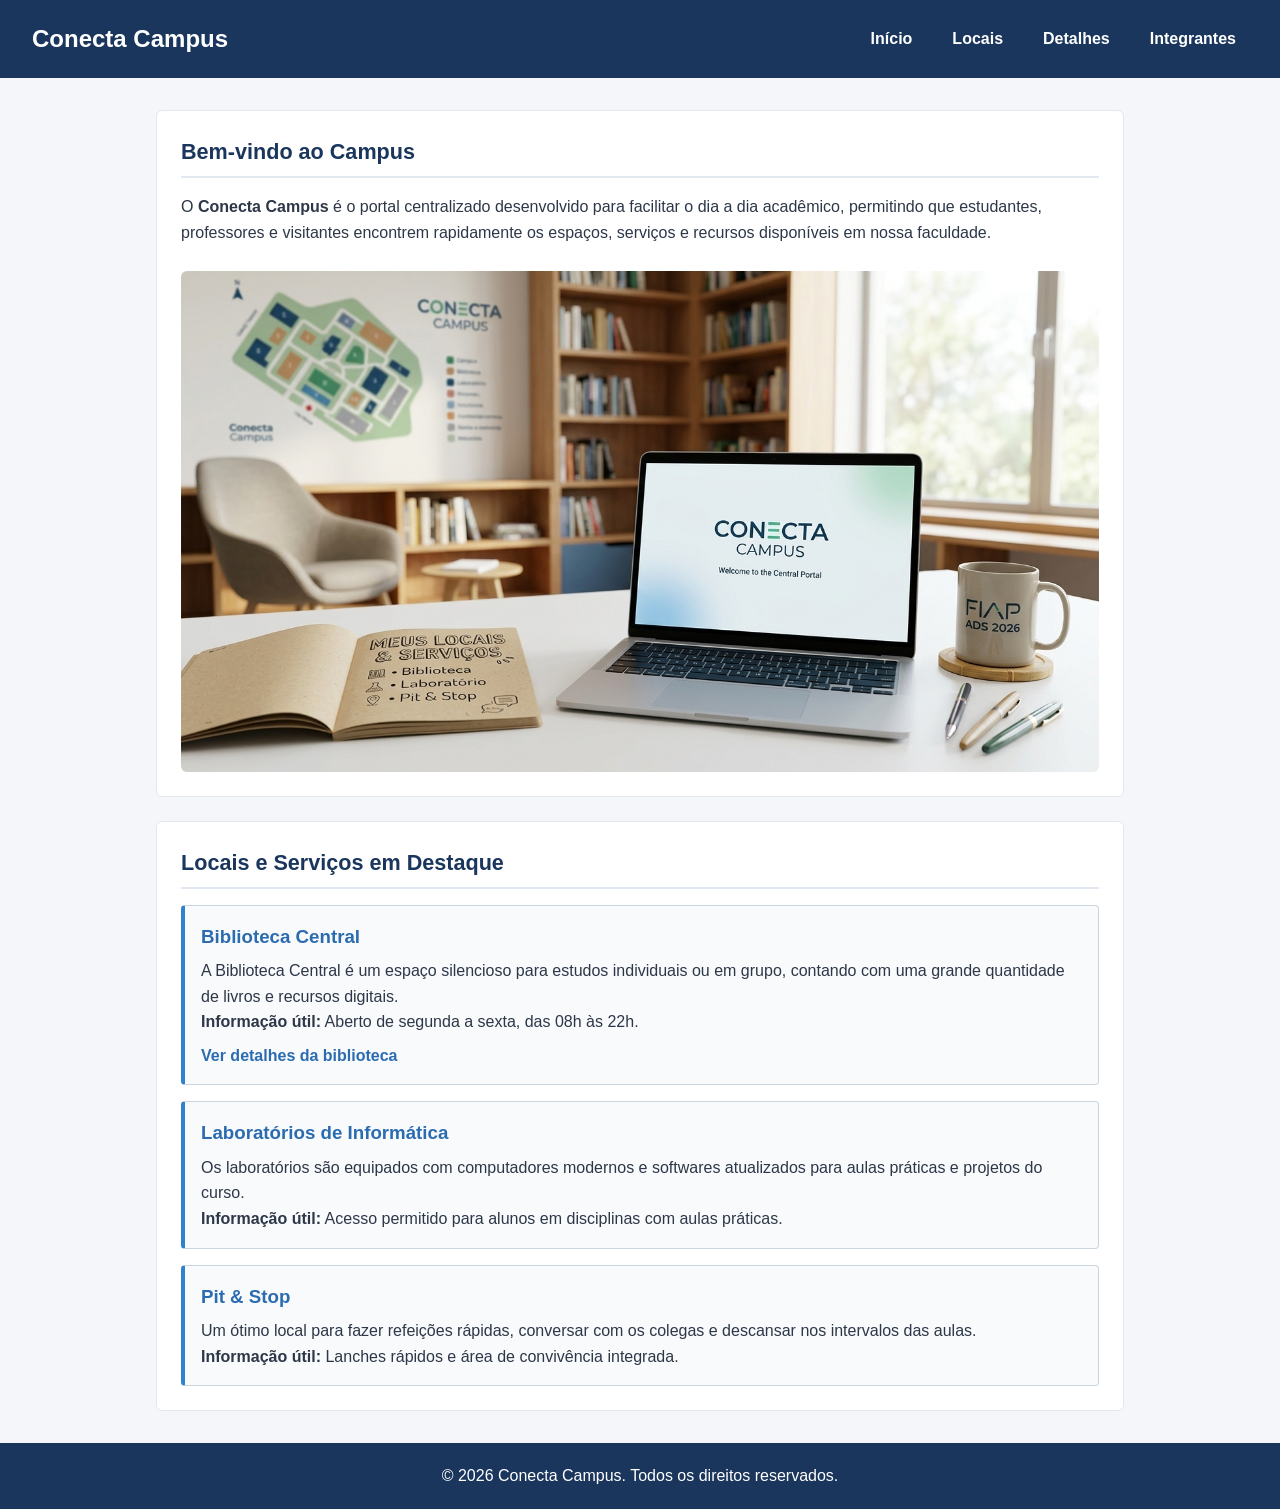
<file: index.html>
<!--
INTEGRANTES DO GRUPO
RM576788-DAVID PUCINELLI
RM575754-ENZO FUKIMOTO
RM576768-LUIZ FELIPE
RM575557-MARCOS PAULO
-->
<!DOCTYPE html>
<html lang="pt-BR">
<head>
    <meta charset="UTF-8">
    <meta name="viewport" content="width=device-width, initial-scale=1.0">
    <title>Início - Conecta Campus</title>
    <link rel="stylesheet" href="css/style.css">
</head>
<body>

    <!-- Cabeçalho principal -->
    <header>
        <h1>Conecta Campus</h1>
        <nav>
            <ul>
                <li><a href="./index.html">Início</a></li>
                <li><a href="./paginas/locais.html">Locais</a></li>
                <li><a href="./paginas/detalhes.html">Detalhes</a></li>
                <li><a href="./paginas/integrantes.html">Integrantes</a></li>
            </ul>
        </nav>
    </header>

    <!-- Conteúdo principal -->
    <main>
        <!-- Apresentação do portal -->
        <section>
            <h2>Bem-vindo ao Campus</h2>
            <p>O <strong>Conecta Campus</strong> é o portal centralizado desenvolvido para facilitar o dia a dia acadêmico, permitindo que estudantes, professores e visitantes encontrem rapidamente os espaços, serviços e recursos disponíveis em nossa faculdade.</p>
            <br>
            <img src="img/home.jpeg" alt="Vista do campus universitário com áreas verdes e prédios acadêmicos">
        </section>

        <!-- Destaques do campus -->
        <section>
            <h2>Locais e Serviços em Destaque</h2>
            
            <article>
                <h3>Biblioteca Central</h3>
                <p>A Biblioteca Central é um espaço silencioso para estudos individuais ou em grupo, contando com uma grande quantidade de livros e recursos digitais.</p>
                <p><strong>Informação útil:</strong> Aberto de segunda a sexta, das 08h às 22h.</p>
                <a href="./paginas/detalhes.html">Ver detalhes da biblioteca</a>
            </article>

            <article>
                <h3>Laboratórios de Informática</h3>
                <p>Os laboratórios são equipados com computadores modernos e softwares atualizados para aulas práticas e projetos do curso.</p>
                <p><strong>Informação útil:</strong> Acesso permitido para alunos em disciplinas com aulas práticas.</p>
            </article>

            <article>
                <h3>Pit & Stop</h3>
                <p>Um ótimo local para fazer refeições rápidas, conversar com os colegas e descansar nos intervalos das aulas.</p>
                <p><strong>Informação útil:</strong> Lanches rápidos e área de convivência integrada.</p>
            </article>
        </section>
    </main>

    <!-- Rodapé -->
    <footer>
        <p>&copy; 2026 Conecta Campus. Todos os direitos reservados.</p>
    </footer>

</body>
</html>
</file>
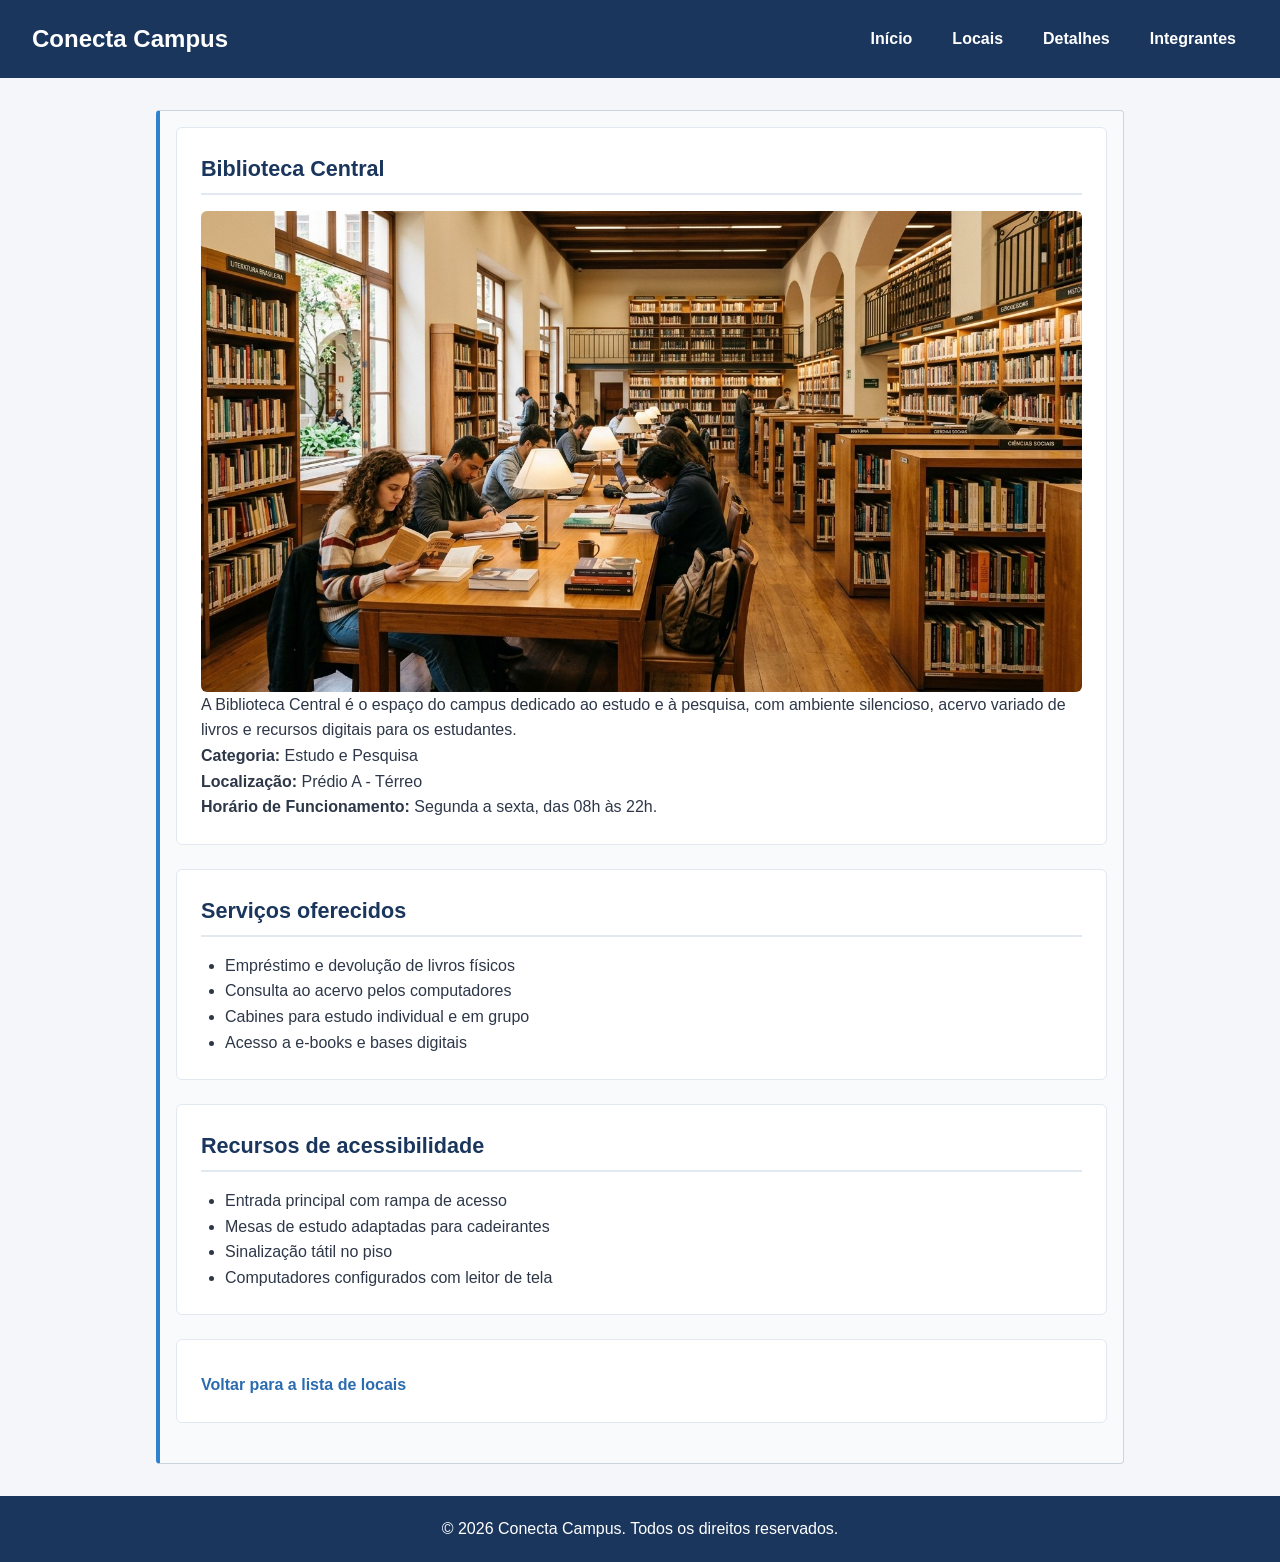
<file: paginas/detalhes.html>
<!--
INTEGRANTES DO GRUPO
RM576788-DAVID PUCINELLI
RM575754-ENZO FUKIMOTO
RM576768-LUIZ FELIPE
RM575557-MARCOS PAULO
-->
<!DOCTYPE html>
<html lang="pt-BR">
<head>
    <meta charset="UTF-8">
    <meta name="viewport" content="width=device-width, initial-scale=1.0">
    <title>Detalhes da Biblioteca - Conecta Campus</title>
    <link rel="stylesheet" href="../css/style.css">
</head>
<body>

    <!-- Cabeçalho -->
    <header>
        <h1>Conecta Campus</h1>
        <nav>
            <ul>
                <li><a href="../index.html">Início</a></li>
                <li><a href="./locais.html">Locais</a></li>
                <li><a href="./detalhes.html">Detalhes</a></li>
                <li><a href="./integrantes.html">Integrantes</a></li>
            </ul>
        </nav>
    </header>

    <main>
        <article>
            <!-- Sobre o local -->
            <section>
                <h2>Biblioteca Central</h2>
                <img src="../img/biblioteca.jpg" alt="Interior da Biblioteca Central com estantes de livros e mesas de estudo">
                <p>A Biblioteca Central é o espaço do campus dedicado ao estudo e à pesquisa, com ambiente silencioso, acervo variado de livros e recursos digitais para os estudantes.</p>
                <p><strong>Categoria:</strong> Estudo e Pesquisa</p>
                <p><strong>Localização:</strong> Prédio A - Térreo</p>
                <p><strong>Horário de Funcionamento:</strong> Segunda a sexta, das 08h às 22h.</p>
            </section>

            <!-- Serviços oferecidos -->
            <section>
                <h2>Serviços oferecidos</h2>
                <ul>
                    <li>Empréstimo e devolução de livros físicos</li>
                    <li>Consulta ao acervo pelos computadores</li>
                    <li>Cabines para estudo individual e em grupo</li>
                    <li>Acesso a e-books e bases digitais</li>
                </ul>
            </section>

            <!-- Recursos de acessibilidade -->
            <section>
                <h2>Recursos de acessibilidade</h2>
                <ul>
                    <li>Entrada principal com rampa de acesso</li>
                    <li>Mesas de estudo adaptadas para cadeirantes</li>
                    <li>Sinalização tátil no piso</li>
                    <li>Computadores configurados com leitor de tela</li>
                </ul>
            </section>

            <!-- Voltar -->
            <section>
                <p><a href="./locais.html">Voltar para a lista de locais</a></p>
            </section>
        </article>
    </main>

    <!-- Rodapé -->
    <footer>
        <p>&copy; 2026 Conecta Campus. Todos os direitos reservados.</p>
    </footer>

</body>
</html>
</file>
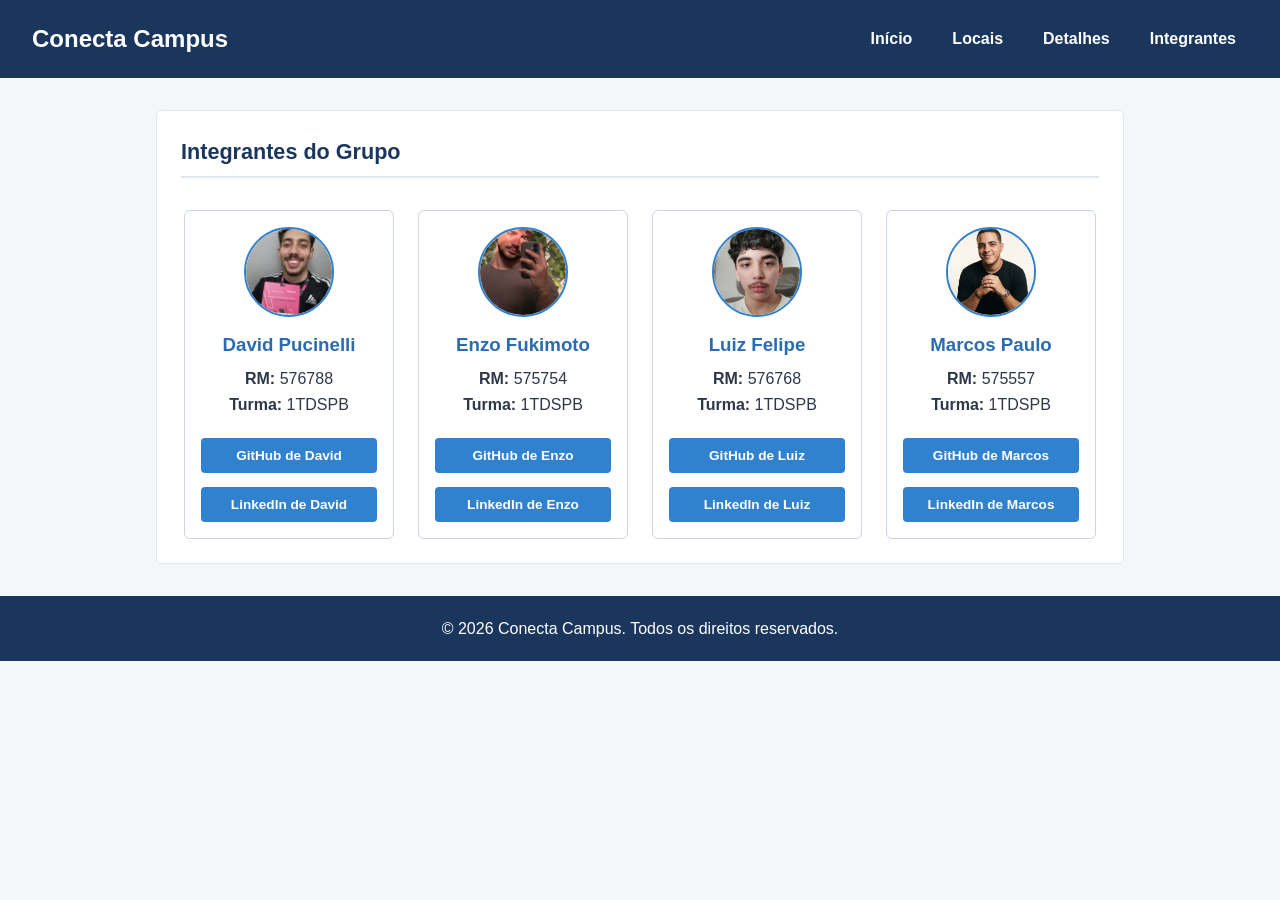
<file: paginas/integrantes.html>
<!--
INTEGRANTES DO GRUPO
RM576788-DAVID PUCINELLI
RM575754-ENZO FUKIMOTO
RM576768-LUIZ FELIPE
RM575557-MARCOS PAULO
-->
<!DOCTYPE html>
<html lang="pt-BR">
<head>
    <meta charset="UTF-8">
    <meta name="viewport" content="width=device-width, initial-scale=1.0">
    <title>Integrantes - Conecta Campus</title>
    <link rel="stylesheet" href="../css/style.css">
</head>
<body>

    <!-- Cabeçalho com Navegação -->
    <header>
        <h1>Conecta Campus</h1>
        <nav>
            <ul>
                <li><a href="../index.html">Início</a></li>
                <li><a href="./locais.html">Locais</a></li>
                <li><a href="./detalhes.html">Detalhes</a></li>
                <li><a href="./integrantes.html">Integrantes</a></li>
            </ul>
        </nav>
    </header>

    <!-- Conteúdo Principal -->
    <main>
        <section>
            <h2>Integrantes do Grupo</h2>
            
            <div class="cards-grid">
                
                <!-- Integrante 1 -->
                <article class="card-member">
                    <img src="../img/DavidPucinelli.jpeg" alt="Foto de David Pucinelli" class="member-photo">
                    <h3>David Pucinelli</h3>
                    <p><strong>RM:</strong> 576788</p>
                    <p><strong>Turma:</strong> 1TDSPB</p>
                    <div class="social-links">
                        <a href="https://github.com/DavidPucinelli" target="_blank" rel="noopener noreferrer">GitHub de David</a>
                        <a href="https://www.linkedin.com/in/david-pucinelli-b326a9257/" target="_blank" rel="noopener noreferrer">LinkedIn de David</a>
                    </div>
                </article>

                <!-- Integrante 2 -->
                <article class="card-member">
                    <img src="../img/Enzo.jpg" alt="Foto de Enzo Fukimoto" class="member-photo">
                    <h3>Enzo Fukimoto</h3>
                    <p><strong>RM:</strong> 575754</p>
                    <p><strong>Turma:</strong> 1TDSPB</p>
                    <div class="social-links">
                        <a href="https://github.com/Enzofukimoto" target="_blank" rel="noopener noreferrer">GitHub de Enzo</a>
                        <a href="https://www.linkedin.com/in/enzo-c%C3%A2mara-a691b8318/" target="_blank" rel="noopener noreferrer">LinkedIn de Enzo</a>
                    </div>
                </article>

                <!-- Integrante 3 -->
                <article class="card-member">
                    <img src="../img/Luiz.jpg" alt="Foto de Luiz Felipe" class="member-photo">
                    <h3>Luiz Felipe</h3>
                    <p><strong>RM:</strong> 576768</p>
                    <p><strong>Turma:</strong> 1TDSPB</p>
                    <div class="social-links">
                        <a href="https://github.com/luizfelipe-m" target="_blank" rel="noopener noreferrer">GitHub de Luiz</a>
                        <a href="https://www.linkedin.com/in/luiz-felipe-marques-gomes-036b90335/" target="_blank" rel="noopener noreferrer">LinkedIn de Luiz</a>
                    </div>
                </article>

                <!-- Integrante 4 -->
                <article class="card-member">
                    <img src="../img/Marcos.jpeg" alt="Foto de Marcos Paulo" class="member-photo">
                    <h3>Marcos Paulo</h3>
                    <p><strong>RM:</strong> 575557</p>
                    <p><strong>Turma:</strong> 1TDSPB</p>
                    <div class="social-links">
                        <a href="https://github.com/MarcosPaulo13" target="_blank" rel="noopener noreferrer">GitHub de Marcos</a>
                        <a href="https://www.linkedin.com/in/marcos-souza-50615b180/" target="_blank" rel="noopener noreferrer">LinkedIn de Marcos</a>
                    </div>
                </article>

            </div>
        </section>
    </main>

    <!-- Rodapé -->
    <footer>
        <p>&copy; 2026 Conecta Campus. Todos os direitos reservados.</p>
    </footer>

</body>
</html>
</file>
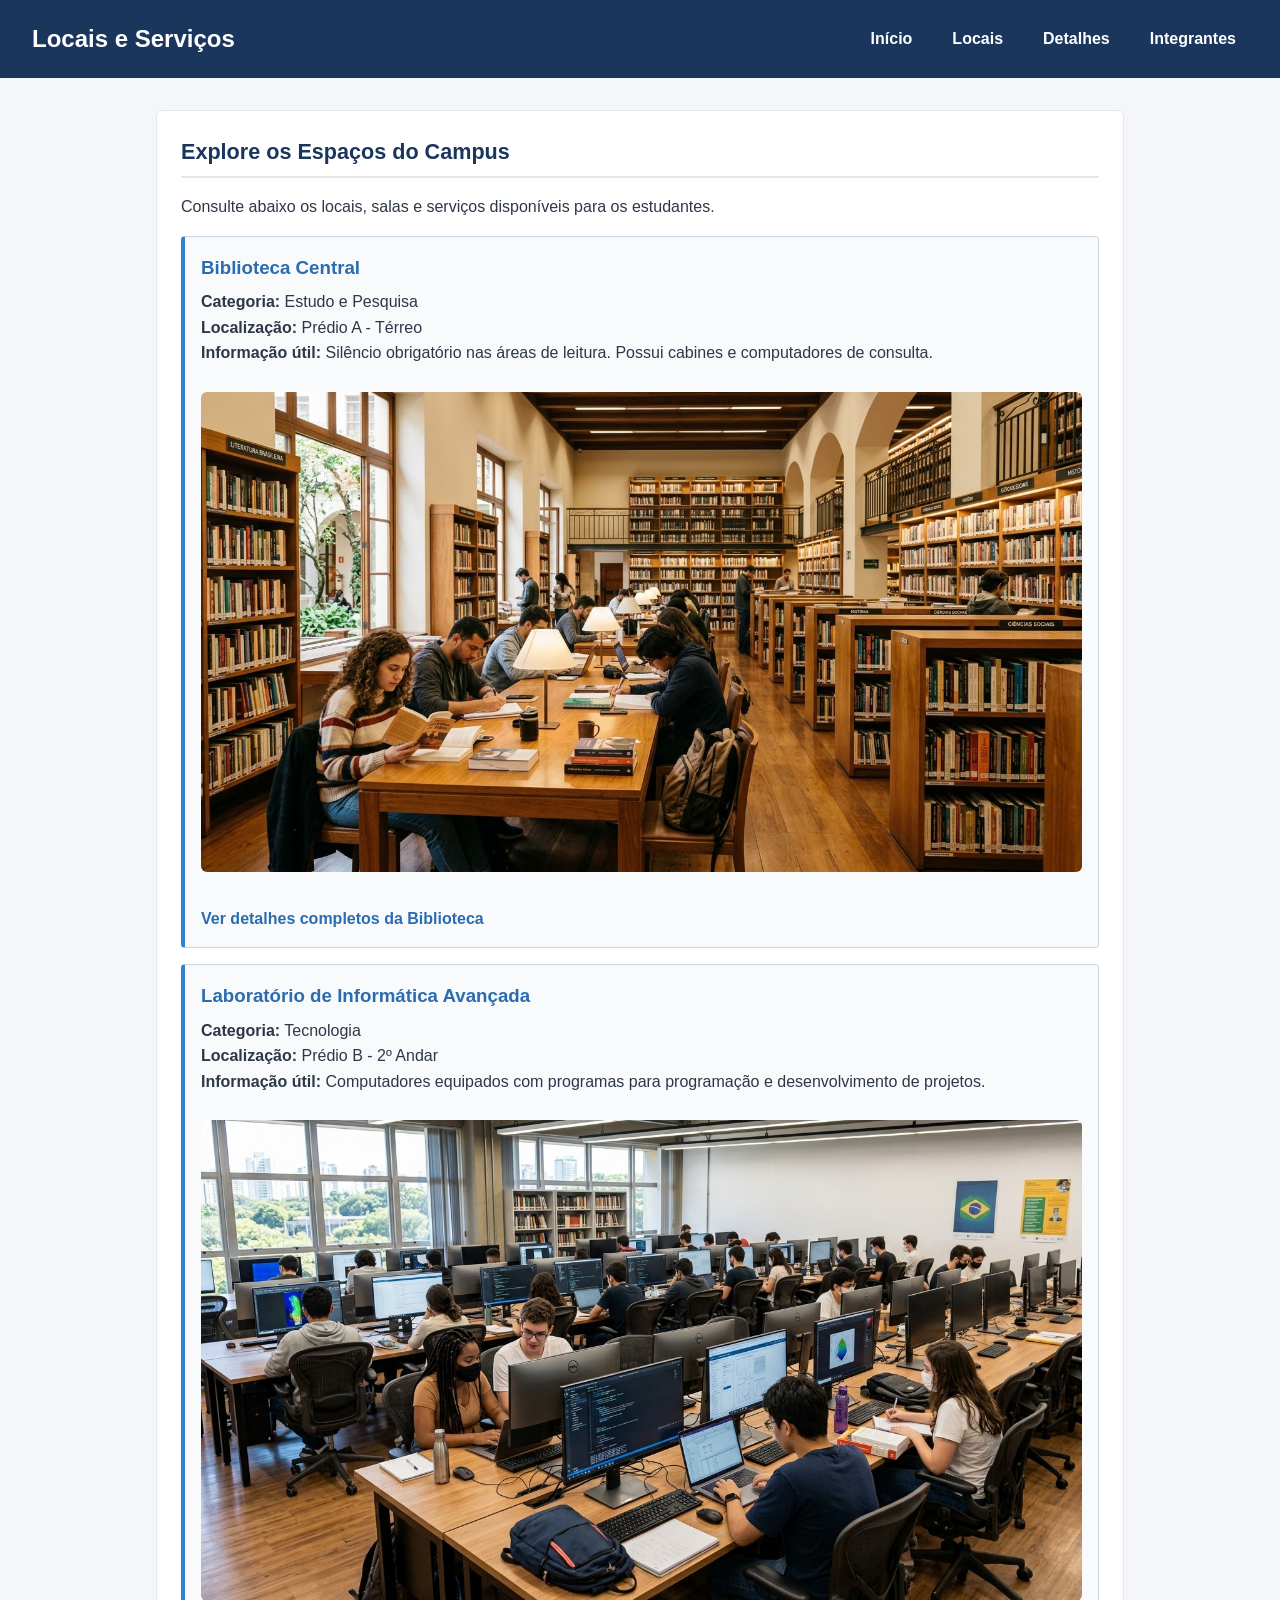
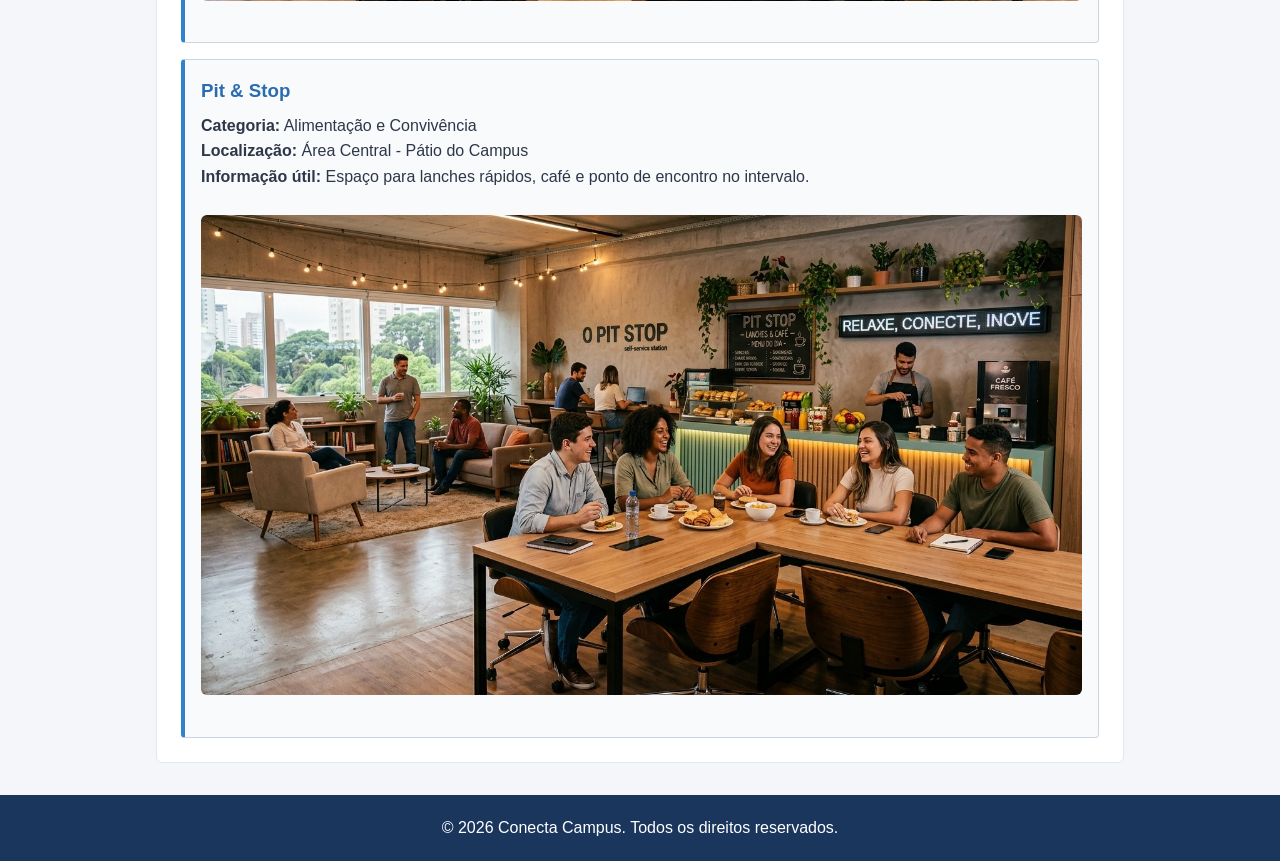
<file: paginas/locais.html>
<!--
INTEGRANTES DO GRUPO
RM576788-DAVID PUCINELLI
RM575754-ENZO FUKIMOTO
RM576768-LUIZ FELIPE
RM575557-MARCOS PAULO
-->
<!DOCTYPE html>
<html lang="pt-BR">
<head>
    <meta charset="UTF-8">
    <meta name="viewport" content="width=device-width, initial-scale=1.0">
    <title>Locais - Conecta Campus</title>
    <link rel="stylesheet" href="../css/style.css">
</head>
<body>

    <!-- Cabeçalho -->
    <header>
        <h1>Locais e Serviços</h1>
        <nav>
            <ul>
                <li><a href="../index.html">Início</a></li>
                <li><a href="./locais.html">Locais</a></li>
                <li><a href="./detalhes.html">Detalhes</a></li>
                <li><a href="./integrantes.html">Integrantes</a></li>
            </ul>
        </nav>
    </header>

    <!-- Lista de locais -->
    <main>
        <section>
            <h2>Explore os Espaços do Campus</h2>
            <p>Consulte abaixo os locais, salas e serviços disponíveis para os estudantes.</p>

            <article>
                <h3>Biblioteca Central</h3>
                <p><strong>Categoria:</strong> Estudo e Pesquisa</p>
                <p><strong>Localização:</strong> Prédio A - Térreo</p>
                <p><strong>Informação útil:</strong> Silêncio obrigatório nas áreas de leitura. Possui cabines e computadores de consulta.</p>
                <br>
                <img src="../img/biblioteca.jpg" alt="Interior da Biblioteca Central com estantes de livros e mesas de estudo">
                <br>
                <a href="./detalhes.html">Ver detalhes completos da Biblioteca</a>
            </article>

            <article>
                <h3>Laboratório de Informática Avançada</h3>
                <p><strong>Categoria:</strong> Tecnologia</p>
                <p><strong>Localização:</strong> Prédio B - 2º Andar</p>
                <p><strong>Informação útil:</strong> Computadores equipados com programas para programação e desenvolvimento de projetos.</p>
                <br>
                <img src="../img/laboratorio.jpg" alt="Alunos utilizando computadores no laboratório de informática">
                <br>
            </article>

            <article>
                <h3>Pit & Stop</h3>
                <p><strong>Categoria:</strong> Alimentação e Convivência</p>
                <p><strong>Localização:</strong> Área Central - Pátio do Campus</p>
                <p><strong>Informação útil:</strong> Espaço para lanches rápidos, café e ponto de encontro no intervalo.</p>
                <br>
                <img src="../img/pitstop.jpg" alt="Balcão de atendimento e mesas da lanchonete Pit e Stop">
                <br>
            </article>
        </section>
    </main>

    <!-- Rodapé -->
    <footer>
        <p>&copy; 2026 Conecta Campus. Todos os direitos reservados.</p>
    </footer>

</body>
</html>
</file>
<file: css/style.css>
/*
INTEGRANTES DO GRUPO
RM576788-DAVID PUCINELLI
RM575754-ENZO FUKIMOTO
RM576768-LUIZ FELIPE
RM575557-MARCOS PAULO
*/

/* 1. RESET E UNIDADES BASE */
html {
  font-size: 100%; /* Base 16px */
}

* {
  margin: 0;
  padding: 0;
  box-sizing: border-box;
}

body {
  font-family: Arial, Helvetica, sans-serif;
  line-height: 1.6;
  background-color: #f4f6f9;
  color: #2d3748;
}

/* Foco visível obrigatório para acessibilidade no teclado */
a:focus,
button:focus {
  outline: 3px solid #e53e3e;
  outline-offset: 2px;
}

/* 2. CABEÇALHO E NAVEGAÇÃO */
header {
  background-color: #1a365d;
  color: #ffffff;
  display: flex;
  justify-content: space-between;
  align-items: center;
  padding: 1.25rem 2rem;
}

header h1 {
  font-size: 1.5rem;
}

nav ul {
  display: flex;
  list-style: none;
  gap: 1rem;
}

nav a {
  color: #ffffff;
  text-decoration: none;
  font-weight: bold;
  padding: 0.5rem 0.75rem;
  border-radius: 4px;
}

nav a:hover {
  background-color: #2b6cb0;
}

/* 3. CONTEÚDO PRINCIPAL (BOX MODEL) */
main {
  max-width: 1000px;
  margin: 2rem auto;
  padding: 0 1rem;
}

section {
  background-color: #ffffff;
  padding: 1.5rem;
  border-radius: 6px;
  margin-bottom: 1.5rem;
  border: 1px solid #e2e8f0;
}

section h2 {
  color: #1a365d;
  font-size: 1.35rem;
  margin-bottom: 1rem;
  border-bottom: 2px solid #e2e8f0;
  padding-bottom: 0.4rem;
}

section ul {
  margin-left: 1.5rem;
  margin-top: 0.5rem;
}

/* Ajuste de imagens */
main img {
  max-width: 100%;
  height: auto;
  border-radius: 6px;
  display: block;
}

/* 4. CARTÕES DE CONTEÚDO */
article {
  background-color: #f8fafc;
  border: 1px solid #cbd5e0;
  border-left: 4px solid #3182ce;
  border-radius: 4px;
  padding: 1rem;
  margin-top: 1rem;
}

article h3 {
  color: #2b6cb0;
  margin-bottom: 0.4rem;
}

article a {
  display: inline-block;
  margin-top: 0.5rem;
  color: #2b6cb0;
  font-weight: bold;
  text-decoration: none;
}

article a:hover {
  text-decoration: underline;
}

/* 5. ESTRUTURA DA PÁGINA DE INTEGRANTES */
.cards-grid {
  display: flex;
  flex-wrap: wrap;
  gap: 1.5rem;
  justify-content: center;
  margin-top: 1rem;
}

.card-member {
  background-color: #ffffff;
  border: 1px solid #cbd5e0;
  border-radius: 6px;
  width: 210px;
  padding: 1rem;
  text-align: center;
}

.member-photo {
  width: 90px;
  height: 90px;
  border-radius: 50%;
  object-fit: cover;
  margin: 0 auto 0.8rem auto;
  border: 2px solid #3182ce;
}

.social-links {
  margin-top: 0.8rem;
  display: flex;
  flex-direction: column;
  gap: 0.4rem;
}

.social-links a {
  padding: 0.4rem;
  background-color: #3182ce;
  color: #ffffff;
  text-decoration: none;
  border-radius: 4px;
  font-size: 0.85rem;
}

.social-links a:hover {
  background-color: #2b6cb0;
}

/* 6. RODAPÉ */
footer {
  text-align: center;
  padding: 1.25rem;
  background-color: #1a365d;
  color: #ffffff;
  margin-top: 2rem;
}
</file>
